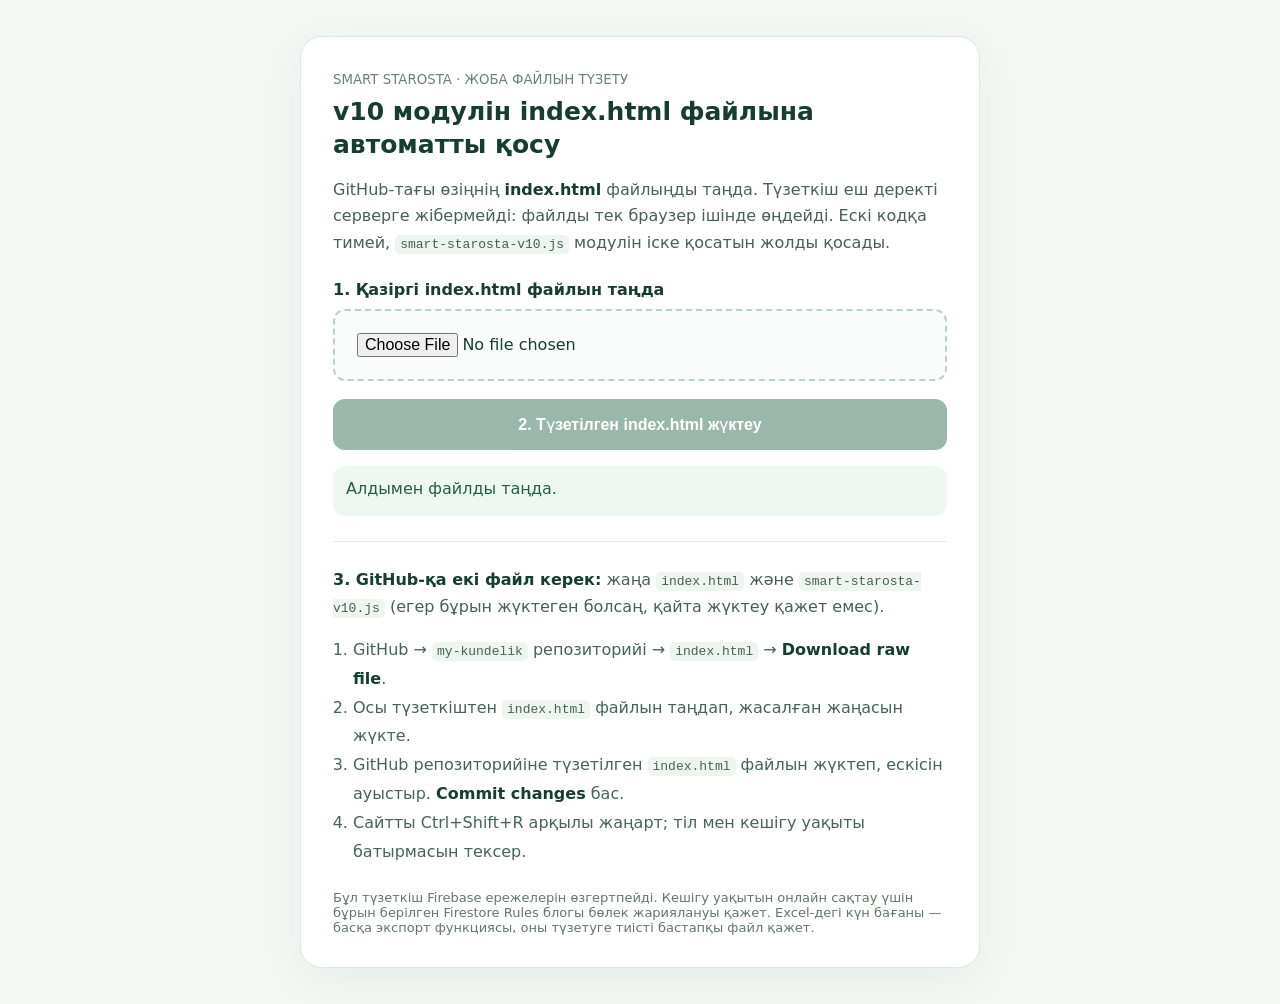
<file: Smart_Starosta_Index_Avto_Tuzetkish.html>
<!doctype html>
<html lang="kk">
<head>
<meta charset="utf-8"><meta name="viewport" content="width=device-width,initial-scale=1">
<title>Smart Starosta — index.html автоматты түзеткіш</title>
<style>
:root{font-family:'Noto Sans',system-ui,'Segoe UI',Arial,sans-serif;color:#173d2c;background:#f4f8f5;font-synthesis:none}*{box-sizing:border-box}
body{margin:0;padding:36px 16px}main{width:min(680px,100%);margin:0 auto;border:1px solid #dae9df;background:white;padding:32px;border-radius:22px;box-shadow:0 12px 42px #194a3010}
small{color:#688274}h1{font-size:25px;line-height:1.3;margin:8px 0 14px}p{line-height:1.65;color:#466055}label{display:block;font-weight:700;margin:24px 0 10px}
input[type=file]{width:100%;border:2px dashed #b6d4bf;border-radius:12px;padding:22px;background:#f9fcfa;font:inherit}
button{display:block;width:100%;border:0;border-radius:12px;background:#206445;color:#fff;font-weight:750;font-size:16px;padding:16px 18px;margin-top:18px;cursor:pointer}
button:disabled{opacity:.45;cursor:default}#feedback{min-height:50px;padding:13px;border-radius:12px;margin-top:16px;color:#275d42;background:#eef8f1}strong{color:#163e2c}
code{background:#eef4ee;padding:2px 5px;border-radius:5px}ol{line-height:1.8;padding-left:20px;color:#456456}a{color:#215a40}footer{font-size:13px;color:#617768;margin-top:24px}
</style>
</head>
<body>
<main>
<small>SMART STAROSTA · ЖОБА ФАЙЛЫН ТҮЗЕТУ</small>
<h1>v10 модулін index.html файлына автоматты қосу</h1>
<p>GitHub-тағы өзіңнің <strong>index.html</strong> файлыңды таңда. Түзеткіш еш деректі серверге жібермейді: файлды тек браузер ішінде өңдейді. Ескі кодқа тимей, <code>smart-starosta-v10.js</code> модулін іске қосатын жолды қосады.</p>
<label for="source">1. Қазіргі index.html файлын таңда</label>
<input id="source" type="file" accept=".html,text/html">
<button type="button" id="save" disabled>2. Түзетілген index.html жүктеу</button>
<div id="feedback" role="status" aria-live="polite">Алдымен файлды таңда.</div>
<hr style="border:0;border-top:1px solid #e2ebe4;margin:25px 0">
<p><strong>3. GitHub-қа екі файл керек:</strong> жаңа <code>index.html</code> және <code>smart-starosta-v10.js</code> (егер бұрын жүктеген болсаң, қайта жүктеу қажет емес).</p>
<ol>
 <li>GitHub → <code>my-kundelik</code> репозиторийі → <code>index.html</code> → <strong>Download raw file</strong>.</li>
 <li>Осы түзеткіштен <code>index.html</code> файлын таңдап, жасалған жаңасын жүкте.</li>
 <li>GitHub репозиторийіне түзетілген <code>index.html</code> файлын жүктеп, ескісін ауыстыр. <strong>Commit changes</strong> бас.</li>
 <li>Сайтты Ctrl+Shift+R арқылы жаңарт; тіл мен кешігу уақыты батырмасын тексер.</li>
</ol>
<footer>Бұл түзеткіш Firebase ережелерін өзгертпейді. Кешігу уақытын онлайн сақтау үшін бұрын берілген Firestore Rules блогы бөлек жариялануы қажет. Excel-дегі күн бағаны — басқа экспорт функциясы, оны түзетуге тиісті бастапқы файл қажет.</footer>
</main>
<script>
(()=>{
'use strict';
const field=document.querySelector('#source'),button=document.querySelector('#save'),feedback=document.querySelector('#feedback');
let saved='';
const loader='<script type="module" src="./smart-starosta-v10.js?v=10"><\/script>';
field.addEventListener('change',async()=>{
 button.disabled=true;saved='';
 const file=field.files?.[0];if(!file)return feedback.textContent='Алдымен index.html файлын таңда.';
 if(!/\.html?$/i.test(file.name))return feedback.textContent='Бұл HTML файлы емес. index.html таңда.';
 try{
  let source=await file.text();
  if(!/<\/body\s*>/i.test(source))return feedback.textContent='Бұл файлда </body> жоқ. Дұрыс index.html таңда.';
  if(/<script\b[^>]*\bsrc\s*=\s*["'][^"']*smart-starosta-v10\.js/i.test(source)){
   saved=source;feedback.textContent='v10 модулі осы файлда бұрыннан бар. Қайталамаған дұрыс — файлды өзгеріссіз жүктей аласың.';
  } else {
   saved=source.replace(/<\/body\s*>/i,loader+'\n</body>');
   feedback.textContent='Дайын! v10 модулі </body> алдына сәтті қосылды. Қалған код өзгерген жоқ.';
  }
  button.disabled=false;
 }catch(error){feedback.textContent='Файл ашылмады: '+(error?.message||'белгісіз қате');}
});
button.addEventListener('click',()=>{
 if(!saved)return;
 const blob=new Blob([saved],{type:'text/html;charset=utf-8'}),url=URL.createObjectURL(blob),a=document.createElement('a');
 a.href=url;a.download='index.html';document.body.appendChild(a);a.click();a.remove();setTimeout(()=>URL.revokeObjectURL(url),10000);
 feedback.textContent='index.html дайын. Енді оны GitHub-қа жүкте.';
});
})();
</script>
</body>
</html>
</file>
